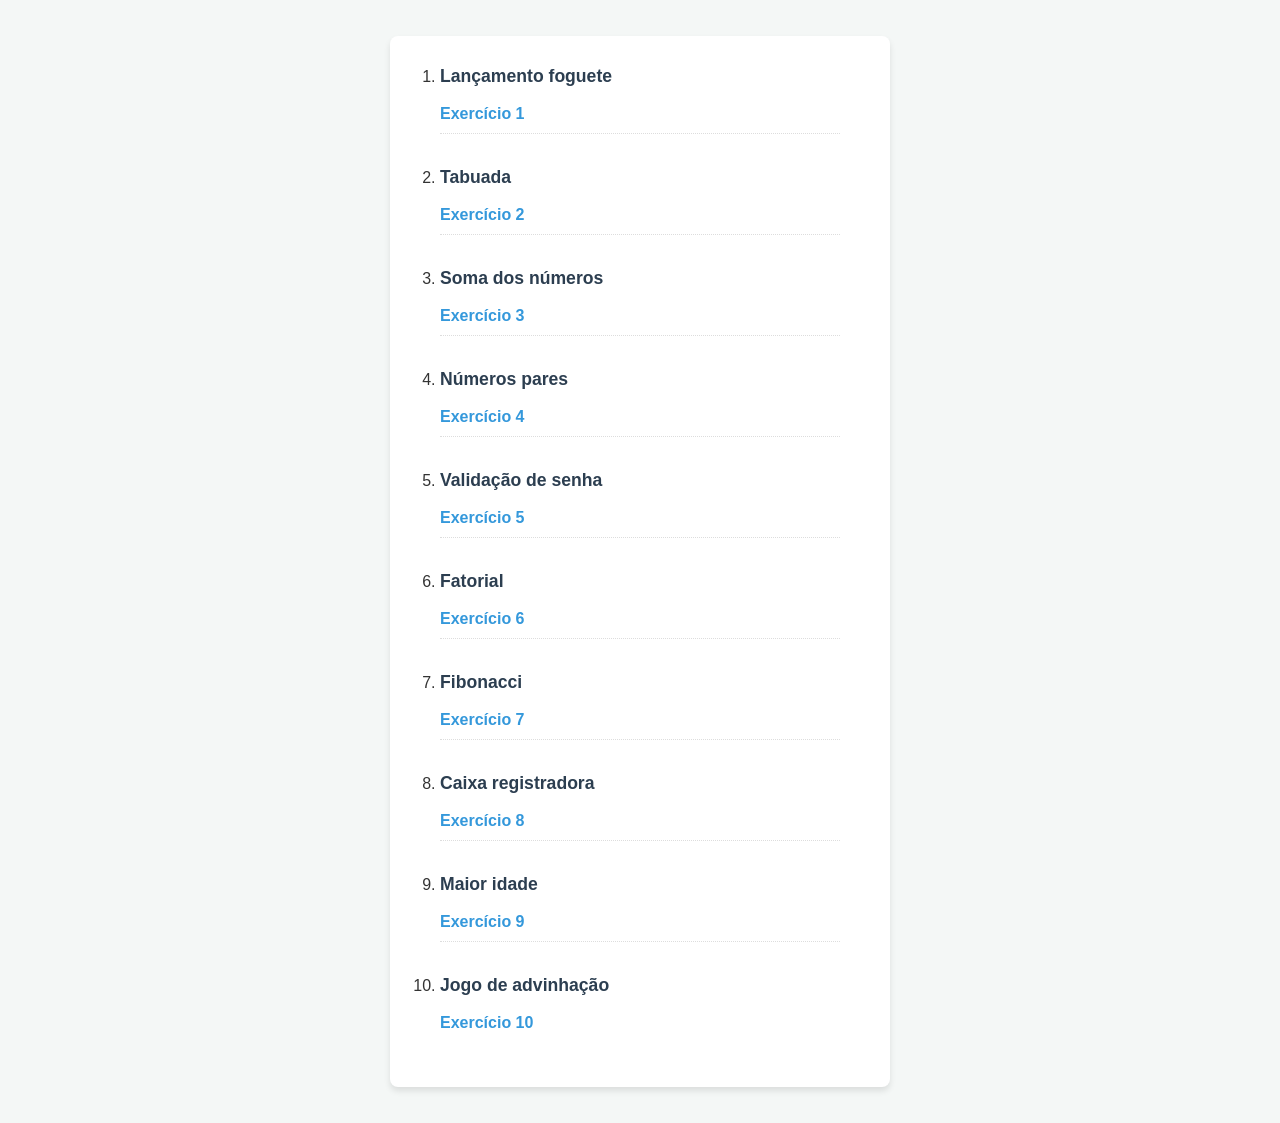
<file: index.html>
<!DOCTYPE html>
<html lang="pt-br">
<head>
    <meta charset="UTF-8">
    <link rel="stylesheet" href="style.css">
    <title>Lista 2</title>
</head>
<body>
    <ol>
        <li>
            <strong>Lançamento foguete</strong><br>
            <a href="ex1.html">Exercício 1</a>
        </li>
        <br>
        <li>
            <strong>Tabuada</strong><br>
            <a href="ex2.html">Exercício 2</a>
        </li>
        <br>
        <li>
            <strong>Soma dos números</strong><br>
            <a href="ex3.html">Exercício 3</a>
        </li>
        <br>
        <li>
            <strong>Números pares</strong><br>
            <a href="ex4.html">Exercício 4</a>
        </li>
        <br>
        <li>
            <strong>Validação de senha</strong><br>
            <a href="ex5.html">Exercício 5</a>
        </li>
        <br>
        <li>
            <strong>Fatorial</strong><br>
            <a href="ex6.html">Exercício 6</a>
        </li>
        <br>
        <li>
            <strong>Fibonacci</strong><br>
            <a href="ex7.html">Exercício 7</a>
        </li>
        <br>
        <li>
            <strong>Caixa registradora</strong><br>
            <a href="ex8.html">Exercício 8</a>
        </li>
        <br>
        <li>
            <strong>Maior idade</strong><br>
            <a href="ex9.html">Exercício 9</a>
        </li>
        <br>
        <li>
            <strong>Jogo de advinhação</strong><br>
            <a href="ex10.html">Exercício 10</a>
        </li>
    </ol>

    

</body>
</html
</file>
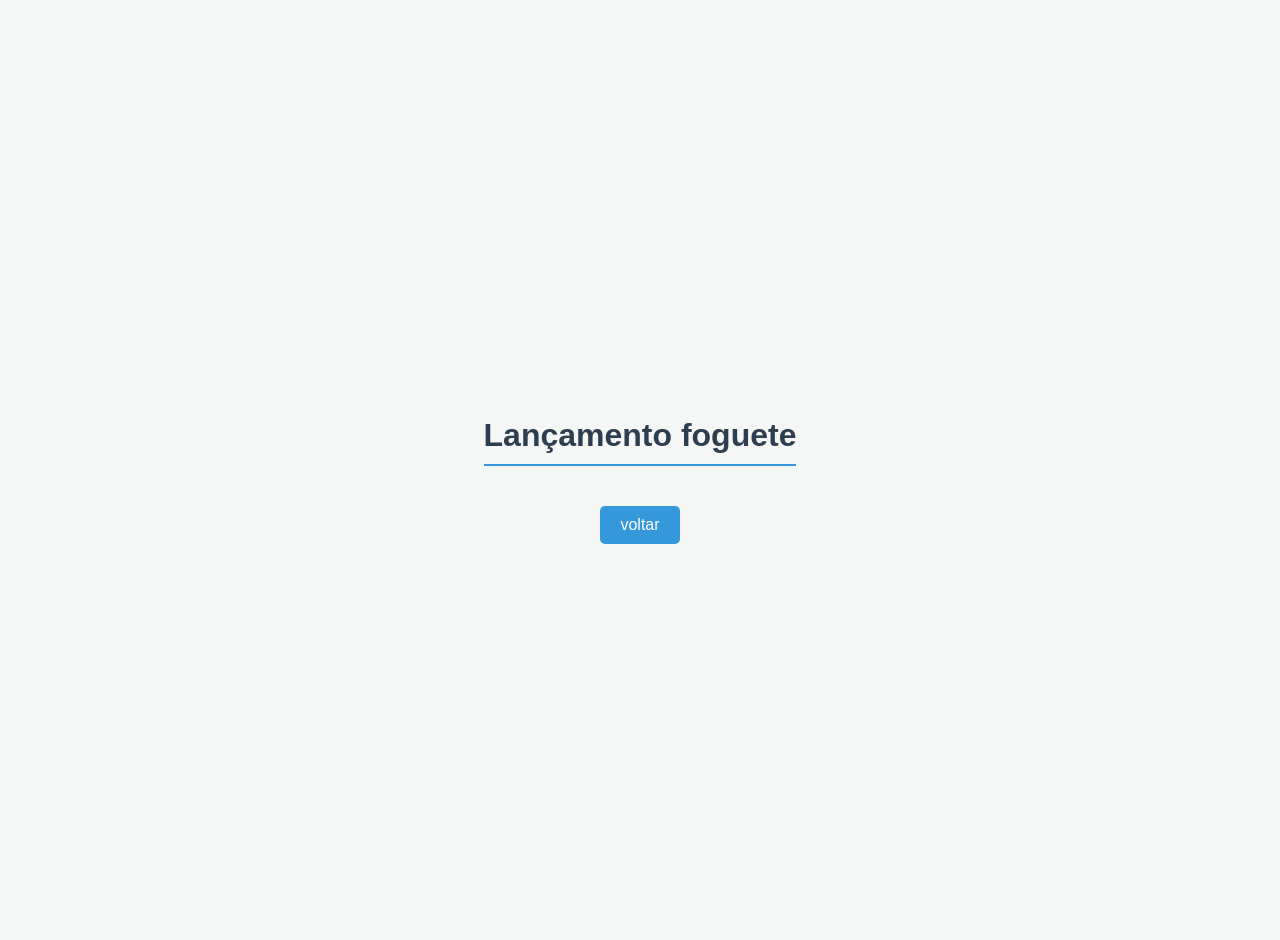
<file: ex1.html>
<!DOCTYPE html>
<html lang="en">
<head>
    <meta charset="UTF-8">
    <meta name="viewport" content="width=device-width, initial-scale=1.0">
    <link rel="stylesheet" href="style.css">
    <title>Lançamento foguete</title>
</head>
<body>
    <script>
        for (let i = 10; i >= 0; i--) {
        alert(i);
        }
        alert("DECOLAGEM!");
    </script>
     <h1>Lançamento foguete</h1>
    <a href="index.html"><button>voltar</button></a>
</body>
</html>
</file>
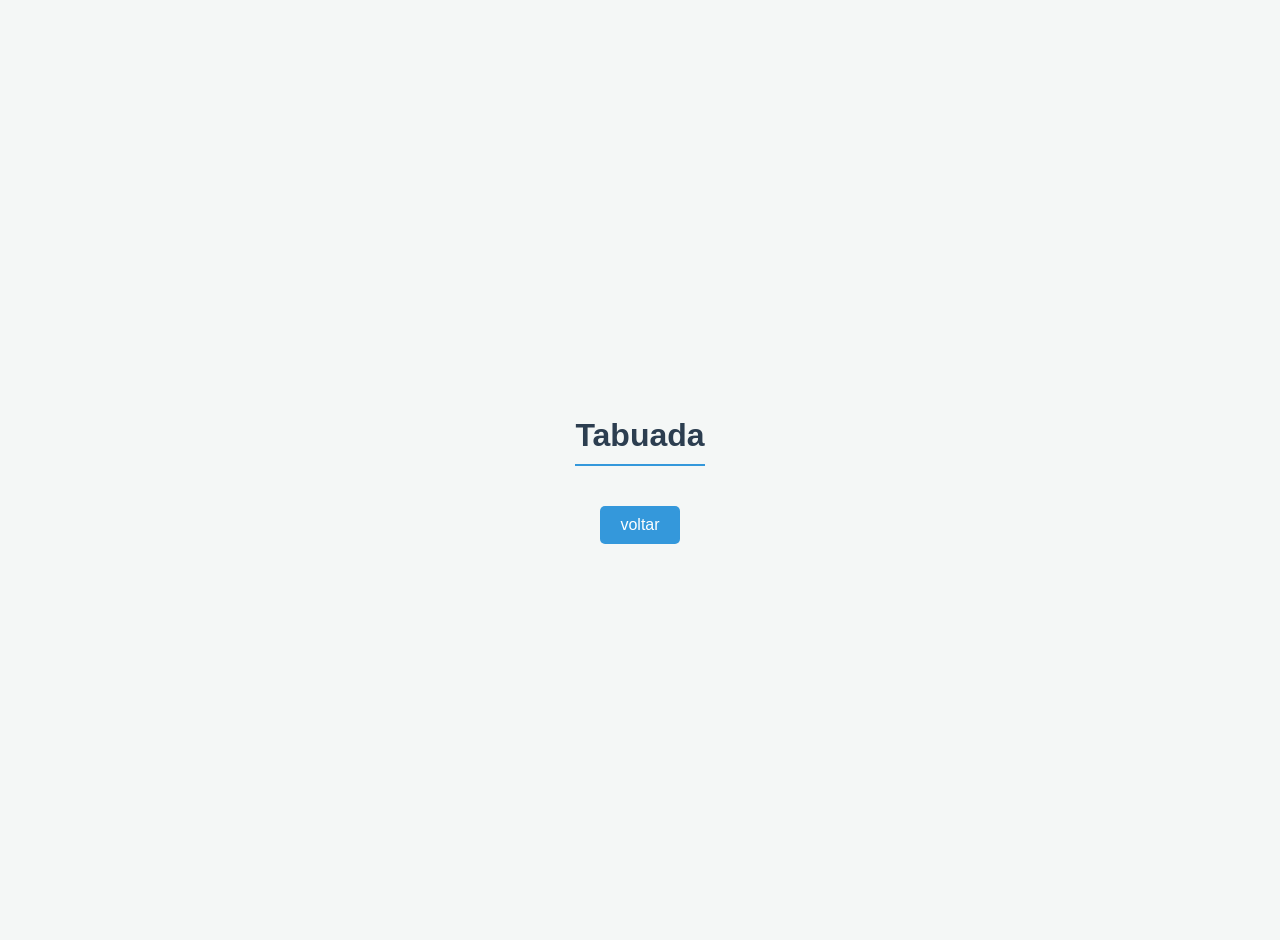
<file: ex2.html>
<!DOCTYPE html>
<html lang="en">
<head>
    <meta charset="UTF-8">
    <meta name="viewport" content="width=device-width, initial-scale=1.0">
    <link rel="stylesheet" href="style.css">
    <title>Tabuada</title>
</head>
<body>
    <script>
        let numero = parseInt(prompt("Digite um número:"));

        for (let i = 1; i <= 10; i++) {
        alert(numero + " x " + i + " = " + (numero * i));
        }
    </script>
    <h1>Tabuada</h1>
    <a href="index.html"><button>voltar</button></a>
</body>
</html>
</file>
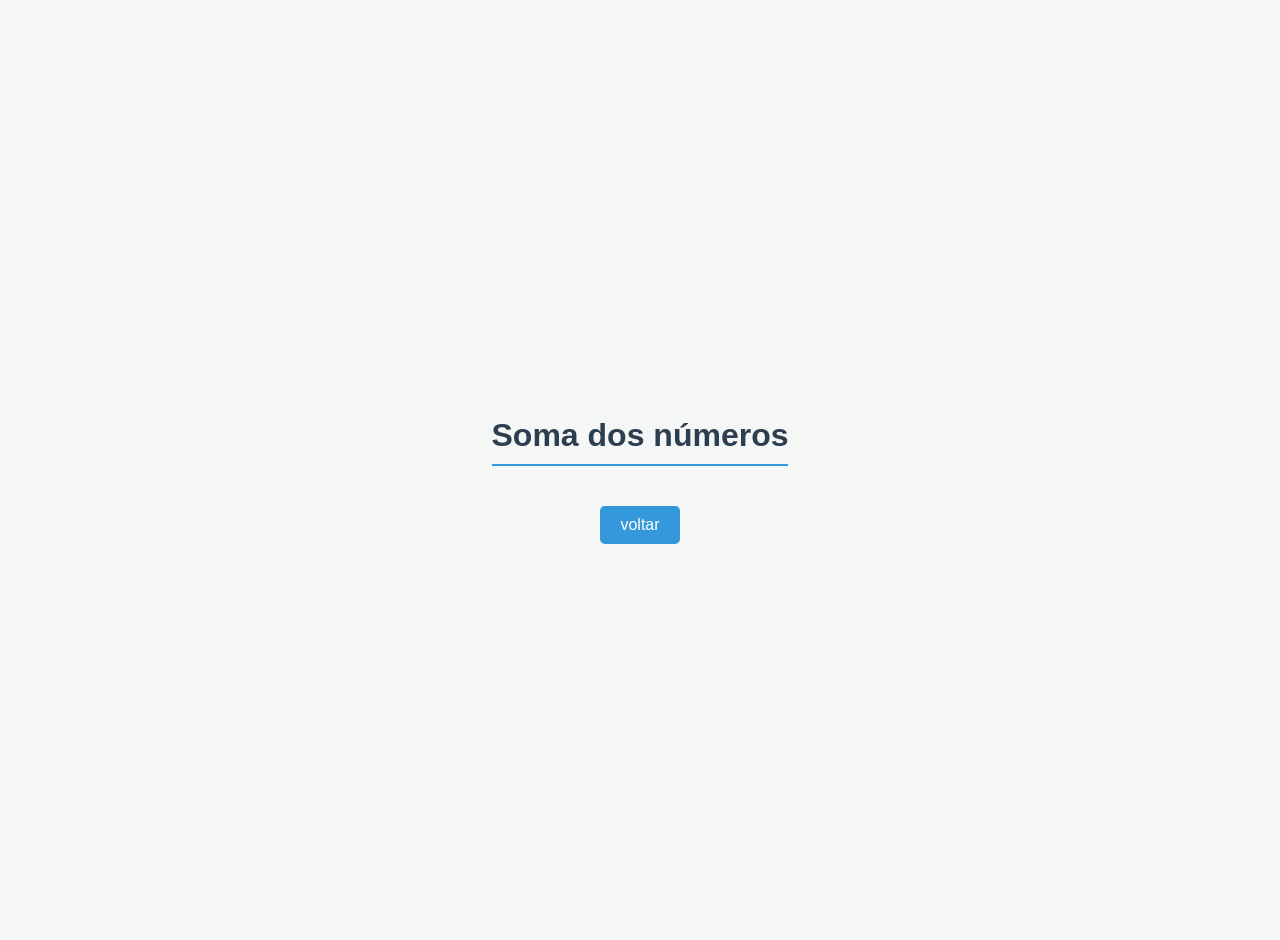
<file: ex3.html>
<!DOCTYPE html>
<html lang="en">
<head>
    <meta charset="UTF-8">
    <meta name="viewport" content="width=device-width, initial-scale=1.0">
    <link rel="stylesheet" href="style.css">
    <title>Soma dos números</title>
</head>
<body>
    <script>
        let N = parseInt(prompt("Digite um número positivo:"));
        let soma = 0;

        for (let i = 1; i <= N; i++) {
        soma += i;
        }

        alert("Soma = " + soma);
    </script>
    <h1>Soma dos números</h1>
    <a href="index.html"><button>voltar</button></a>
</body>
</html>
</file>
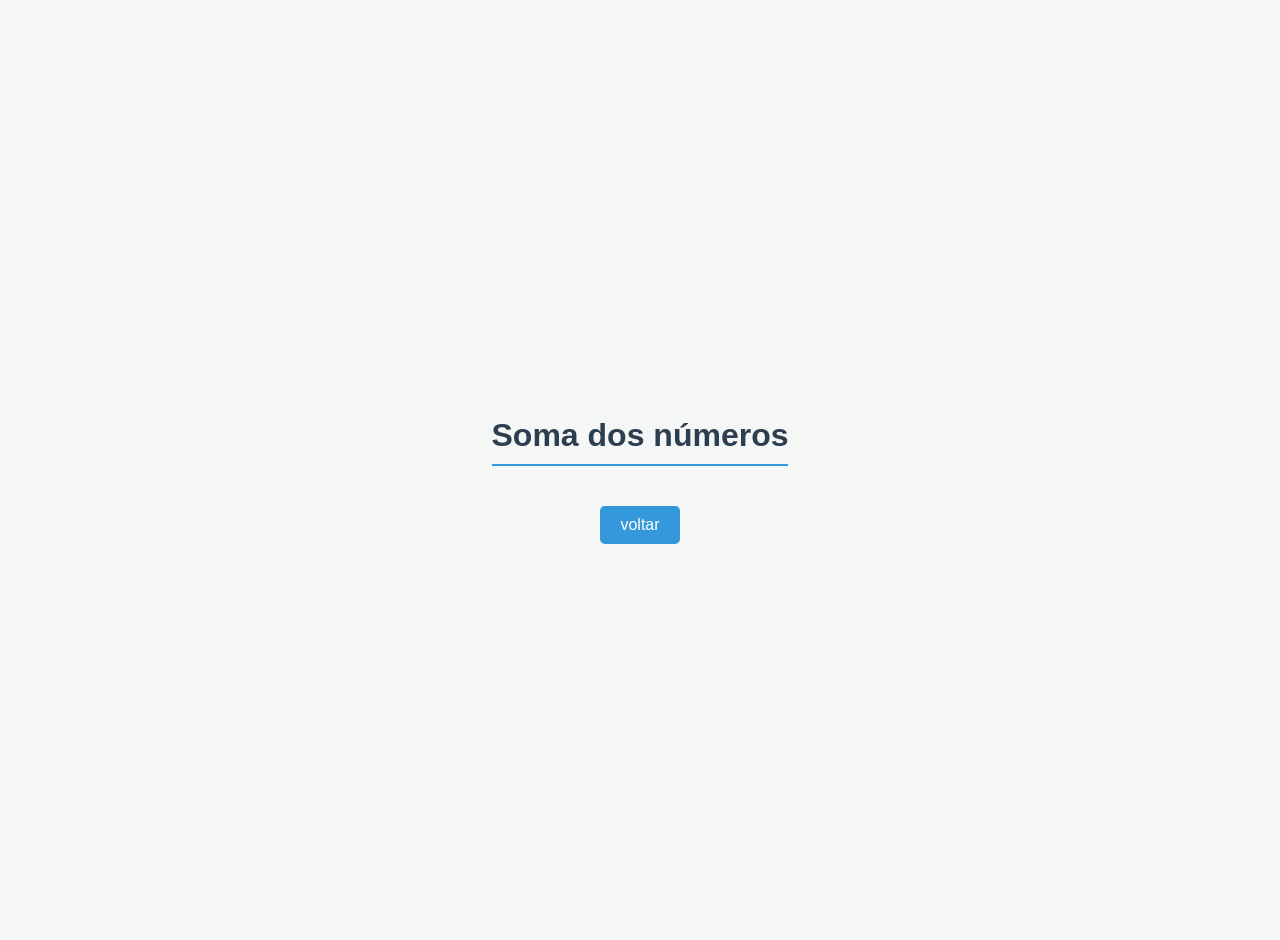
<file: ex4.html>
<!DOCTYPE html>
<html lang="en">
<head>
    <meta charset="UTF-8">
    <meta name="viewport" content="width=device-width, initial-scale=1.0">
    <link rel="stylesheet" href="style.css">
    <title>Números pares</title>
</head>
<body>
    <script>
        for (let i = 2; i <= 50; i += 2) {
        alert(i);
        }
    </script>
    <h1>Soma dos números</h1>
    <a href="index.html"><button>voltar</button></a>
</body>
</html>
</file>
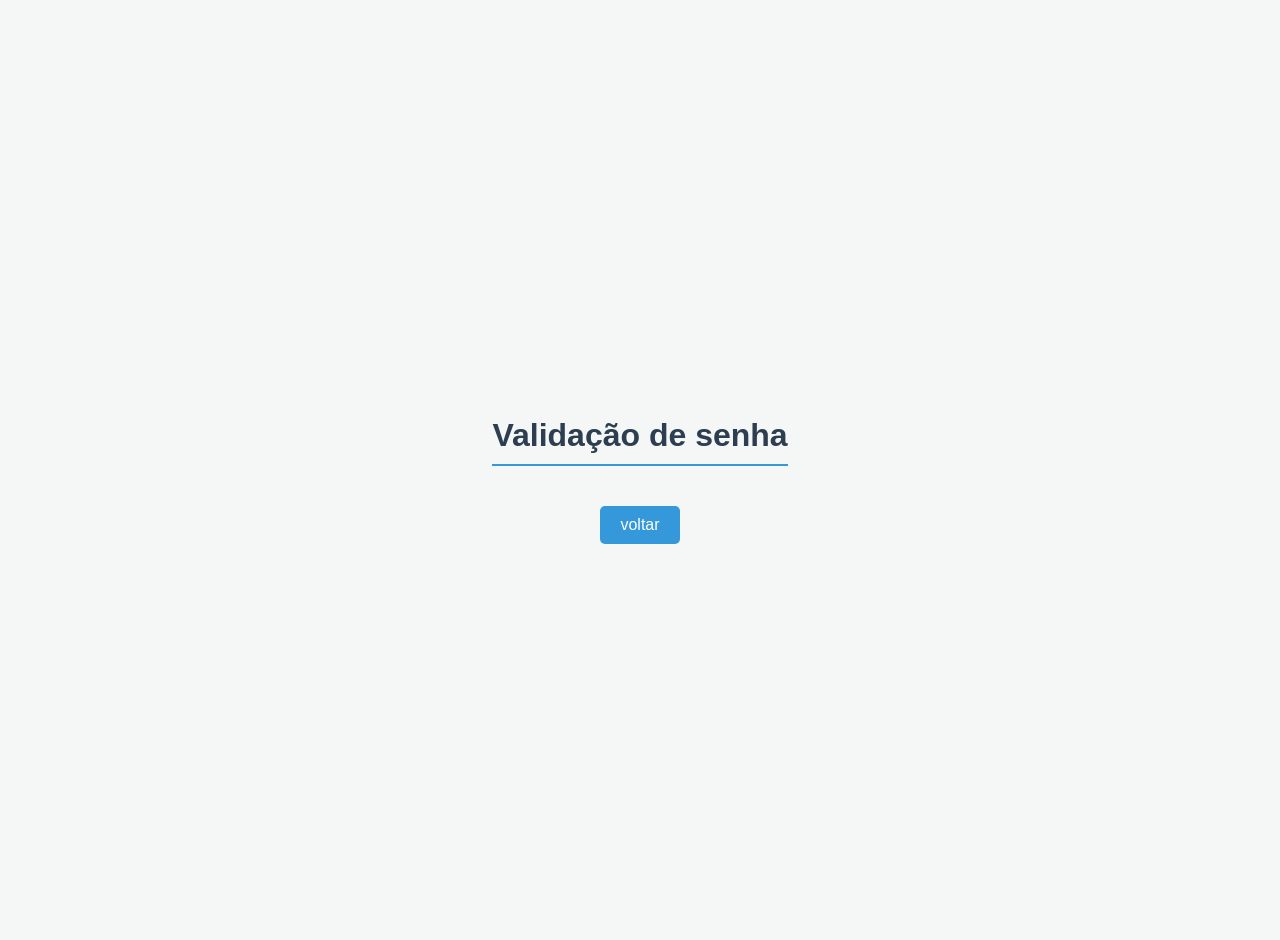
<file: ex5.html>
<!DOCTYPE html>
<html lang="en">
<head>
    <meta charset="UTF-8">
    <meta name="viewport" content="width=device-width, initial-scale=1.0">
    <link rel="stylesheet" href="style.css">
    <title>Validação de senha</title>
</head>
<body>
    <script>
        let senha = prompt("Defina uma senha:");
        let tentativa = prompt("Digite a senha:");

        while (tentativa !== senha) {
        alert("Senha incorreta, tente novamente");
        tentativa = prompt("Digite a senha:");
    }

        alert("Acesso concedido!");
    </script>
    <h1>Validação de senha</h1>
    <a href="index.html"><button>voltar</button></a>
</body>
</html>
</file>
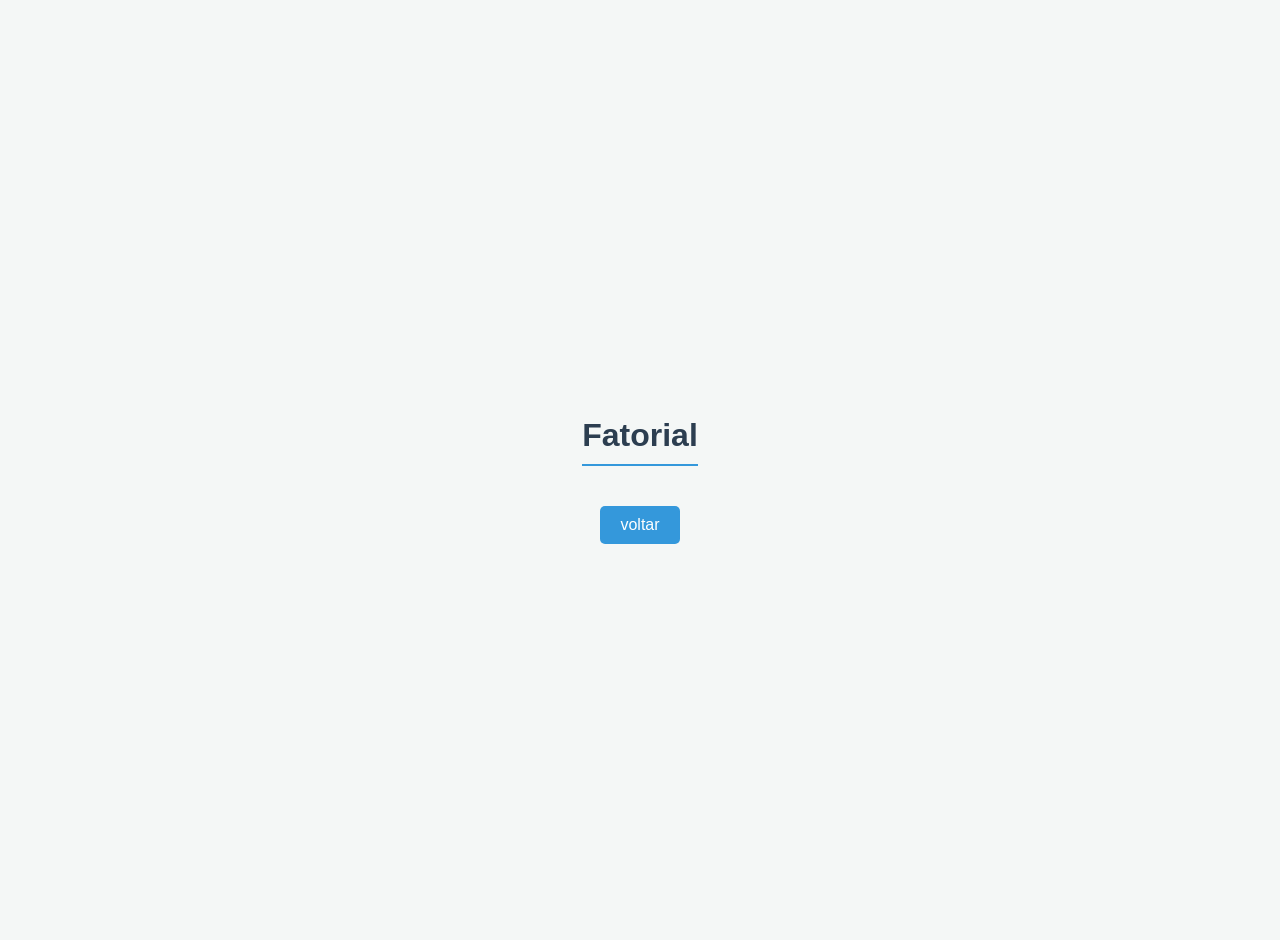
<file: ex6.html>
<!DOCTYPE html>
<html lang="en">
<head>
    <meta charset="UTF-8">
    <meta name="viewport" content="width=device-width, initial-scale=1.0">
    <link rel="stylesheet" href="style.css">
    <title>Fatorial</title>
</head>
<body>
    <script>
        let num = parseInt(prompt("Digite um número:"));
        let fatorial = 1;

        for (let i = num; i >= 1; i--) {
        fatorial *= i;
        }

        alert("Fatorial = " + fatorial);
    </script>
    <h1>Fatorial</h1>
    <a href="index.html"><button>voltar</button></a>
</body>
</html>
</file>
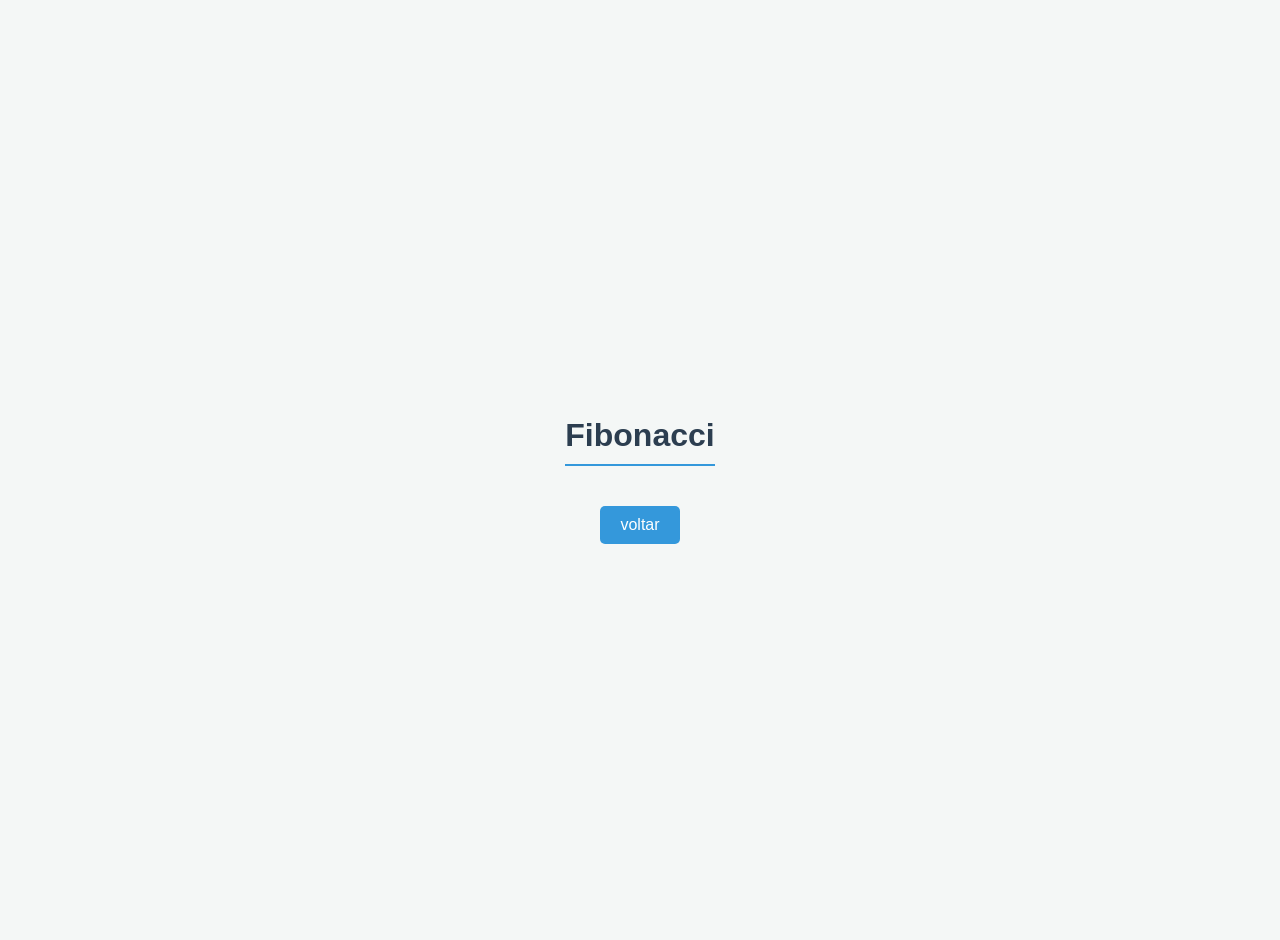
<file: ex7.html>
<!DOCTYPE html>
<html lang="en">
<head>
    <meta charset="UTF-8">
    <meta name="viewport" content="width=device-width, initial-scale=1.0">
    <link rel="stylesheet" href="style.css">
    <title>Fibonacci</title>
</head>
<body>
    <script>
        let a = 0;
        let b = 1;

        alert(a);
        alert(b);

        for (let i = 3; i <= 10; i++) {
        let proximo = a + b;
        alert(proximo);

        a = b;
        b = proximo;
        }
    </script>
    <h1>Fibonacci</h1>
    <a href="index.html"><button>voltar</button></a>
</body>
</html>
</file>
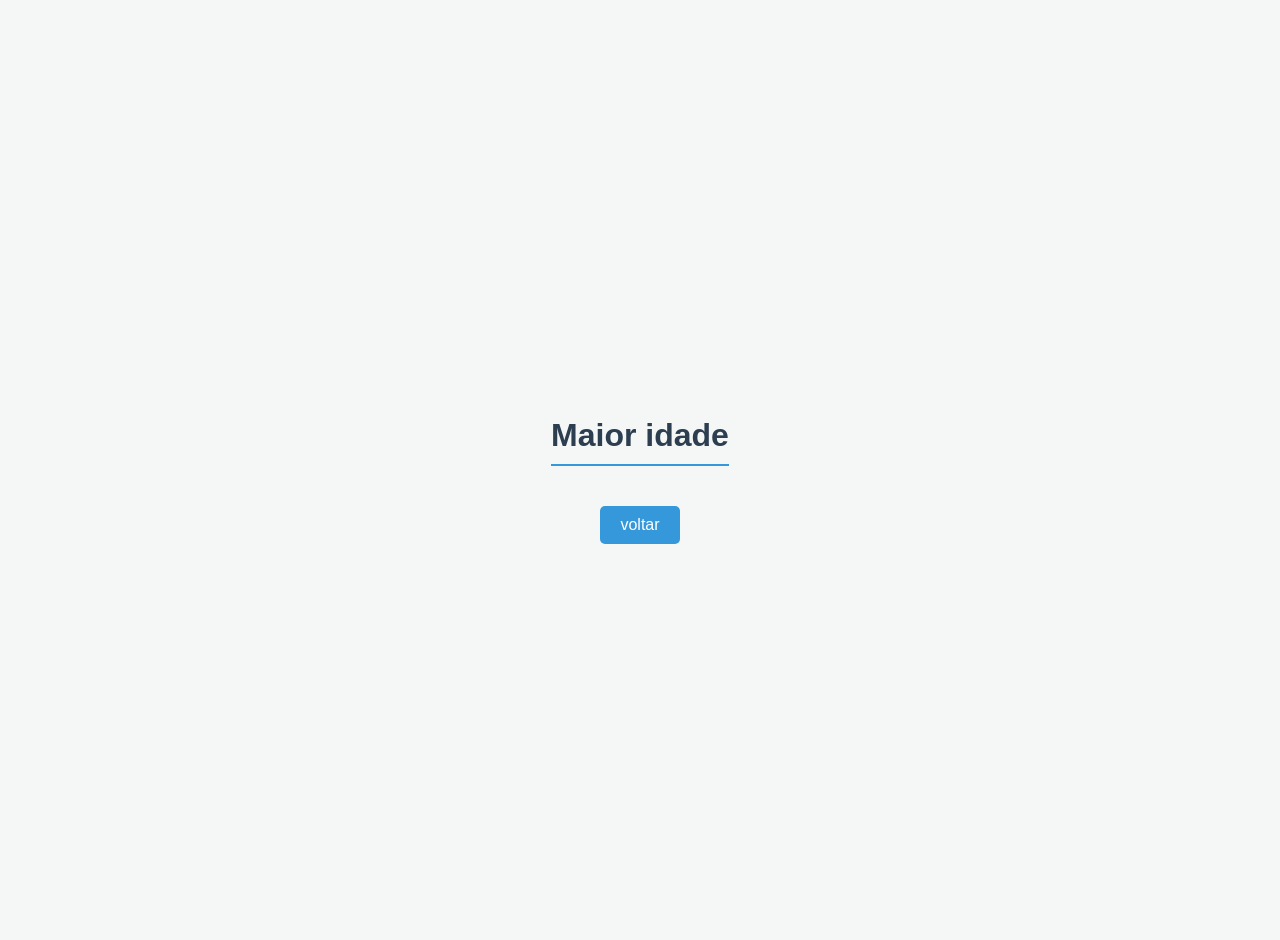
<file: ex9.html>
<!DOCTYPE html>
<html lang="en">
<head>
    <meta charset="UTF-8">
    <meta name="viewport" content="width=device-width, initial-scale=1.0">
    <link rel="stylesheet" href="style.css">
    <title>Maior idade</title>
</head>
<body>
    <script>
        let maior = 0;
        let menor = 999;

        for (let i = 1; i <= 5; i++) {
        let idade = parseInt(prompt("Digite a idade:"));

        if (idade > maior) {
        maior = idade;
        }

        if (idade < menor) {
        menor = idade;
        }
    }

        alert("Maior idade: " + maior);
        alert("Menor idade: " + menor);
    </script>
    <h1>Maior idade</h1>
    <a href="index.html"><button>voltar</button></a>
</body>
</html>
</file>
<file: style.css>
body {
    font-family: 'Segoe UI', Tahoma, Geneva, Verdana, sans-serif;
    background-color: #f4f7f6;
    color: #333;
    display: flex;
    flex-direction: column;
    align-items: center;
    justify-content: center;
    min-height: 100vh;
    margin: 0;
    padding: 20px;
}

h1 {
    color: #2c3e50;
    margin-bottom: 20px;
    border-bottom: 2px solid #3498db;
    padding-bottom: 10px;
}

/* Estilização da Lista no index.html */
ol {
    background: white;
    padding: 30px 50px;
    border-radius: 8px;
    box-shadow: 0 4px 6px rgba(0,0,0,0.1);
    width: 100%;
    max-width: 400px;
}

li {
    margin-bottom: 15px;
    padding-bottom: 10px;
    border-bottom: 1px dotted #ddd;
}

li:last-child {
    border-bottom: none;
}

strong {
    display: block;
    font-size: 1.1rem;
    color: #2c3e50;
}

/* Estilização dos Links e Botões */
a {
    text-decoration: none;
    color: #3498db;
    font-weight: bold;
    transition: color 0.3s;
}

a:hover {
    color: #2980b9;
}

button {
    background-color: #3498db;
    color: white;
    border: none;
    padding: 10px 20px;
    border-radius: 5px;
    cursor: pointer;
    font-size: 1rem;
    transition: background 0.3s ease;
    margin-top: 20px;
}

button:hover {
    background-color: #2980b9;
}

/* Responsividade simples */
@media (max-width: 480px) {
    ol {
        padding: 20px 30px;
    }
}
</file>
